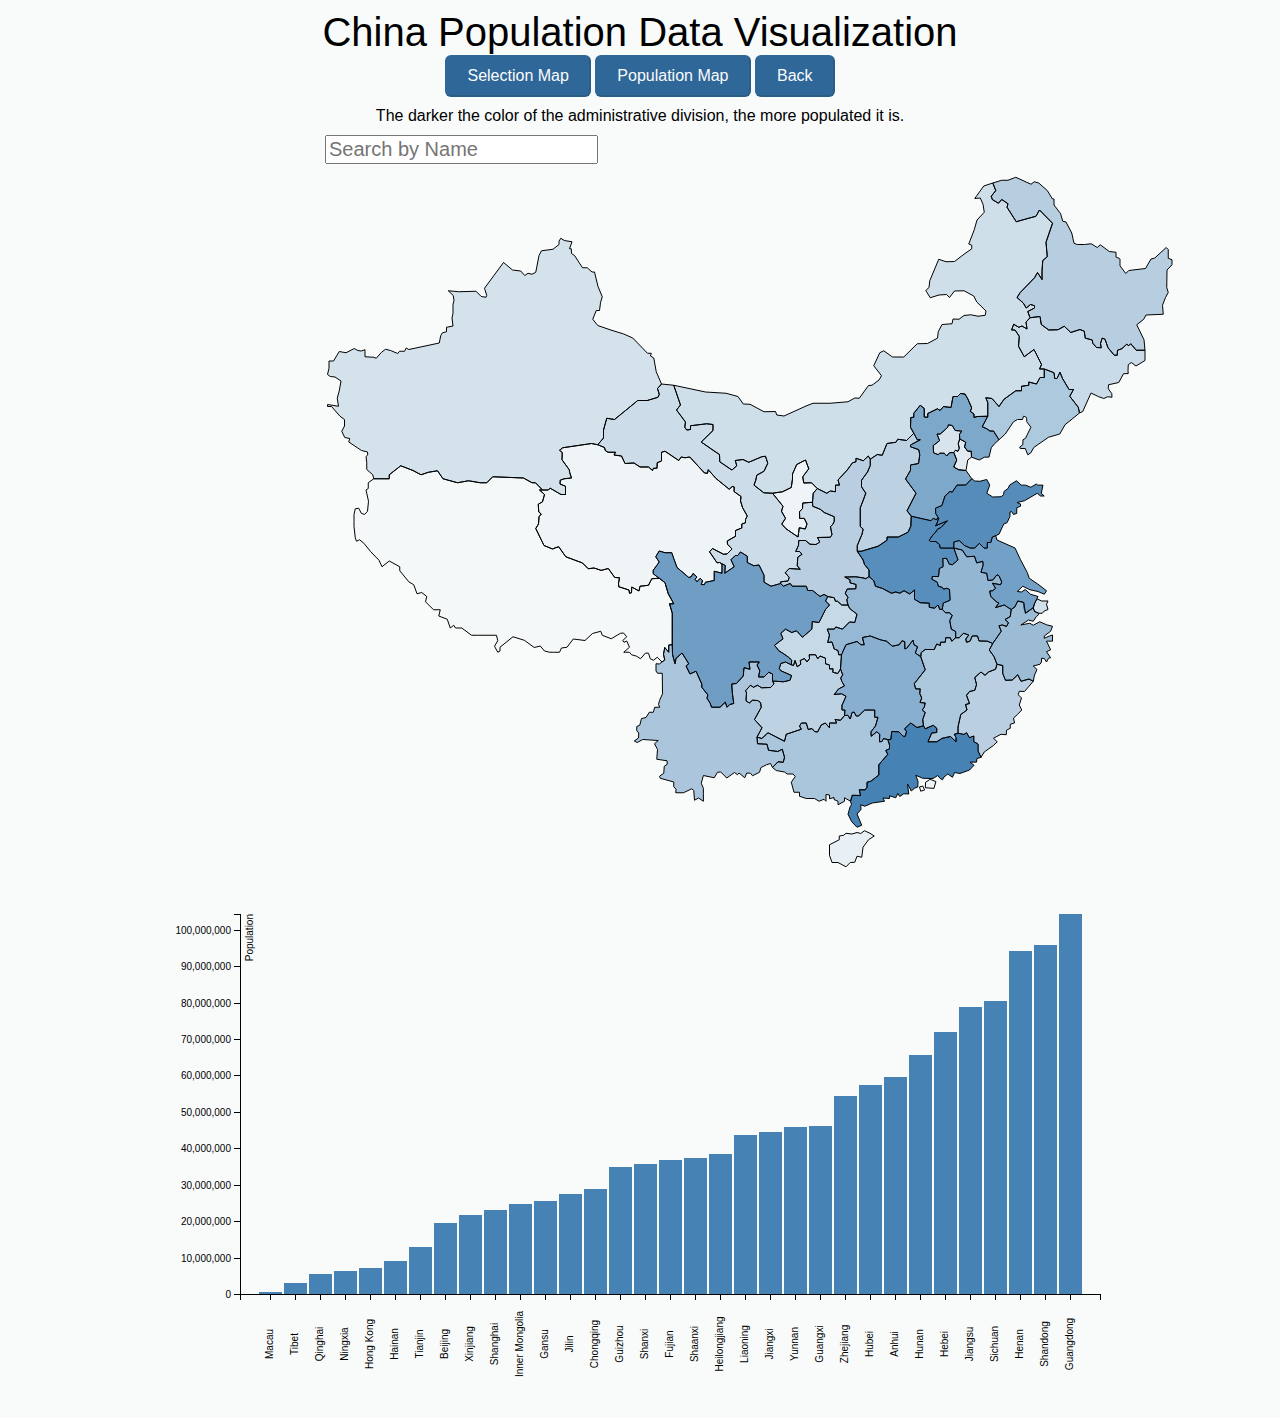
<file: china/china.html>
<!DOCTYPE html>
<html>
  <head>
    <meta charset="utf-8">
    <meta name="viewport" content="width=device-width, initial-scale=1">
    <meta http-equiv="X-UA-Compatible" content="IE=edge">
    <link rel="icon" type="image/ico" href="../favicon.ico">
    <link rel="stylesheet" href="../style.css">
    <link rel="stylesheet" href="china.css">
    <title>China Population</title>
  </head>
  <body>
    <div class="china-map">
      <div class="mouse-info"><span class="mouse-title"></span></div>
      <div class="main-heading">
        <span class="main-heading__heading">China Population Data Visualization</span>
        <div class="">
          <button type="button" name="button" class="selection-map blue-button">Selection Map</button>
          <button type="button" name="button" class="population-map blue-button">Population Map</button>
          <a class="blue-button" href="../index.html">Back</a>
        </div>
      </div>
      <div class="description">
        The darker the color of the administrative division, the more populated it is.
      </div>
      <div class="map">
        <div class="info">
          <input class="map-search" type="text" name="" value="" placeholder="Search by Name">
          <div class="english-name"><span class="title"></span><span class="data"></span></div>
          <div class="pinyin"><span class="title"></span><span class="data"></span></div>
          <div class="simplified-chinese"><span class="title"></span><span class="data"></span></div>
          <div class="english-capital-city"><span class="title"></span><span class="data"></span></div>
          <div class="population"><span class="title"></span><span class="data"></span></div>
        </div>
        <div class="map__container">
          <div class="root"></div>
        </div>
      </div>
    </div>
    <div class="china-population">
      <div class="graphs">
        <svg class="chart" width="960" height="500"></svg>
      </div>
    </div>
    <script src="../d3.min.js"></script>
    <script src="china.js"></script>
  </body>
</html>
</file>
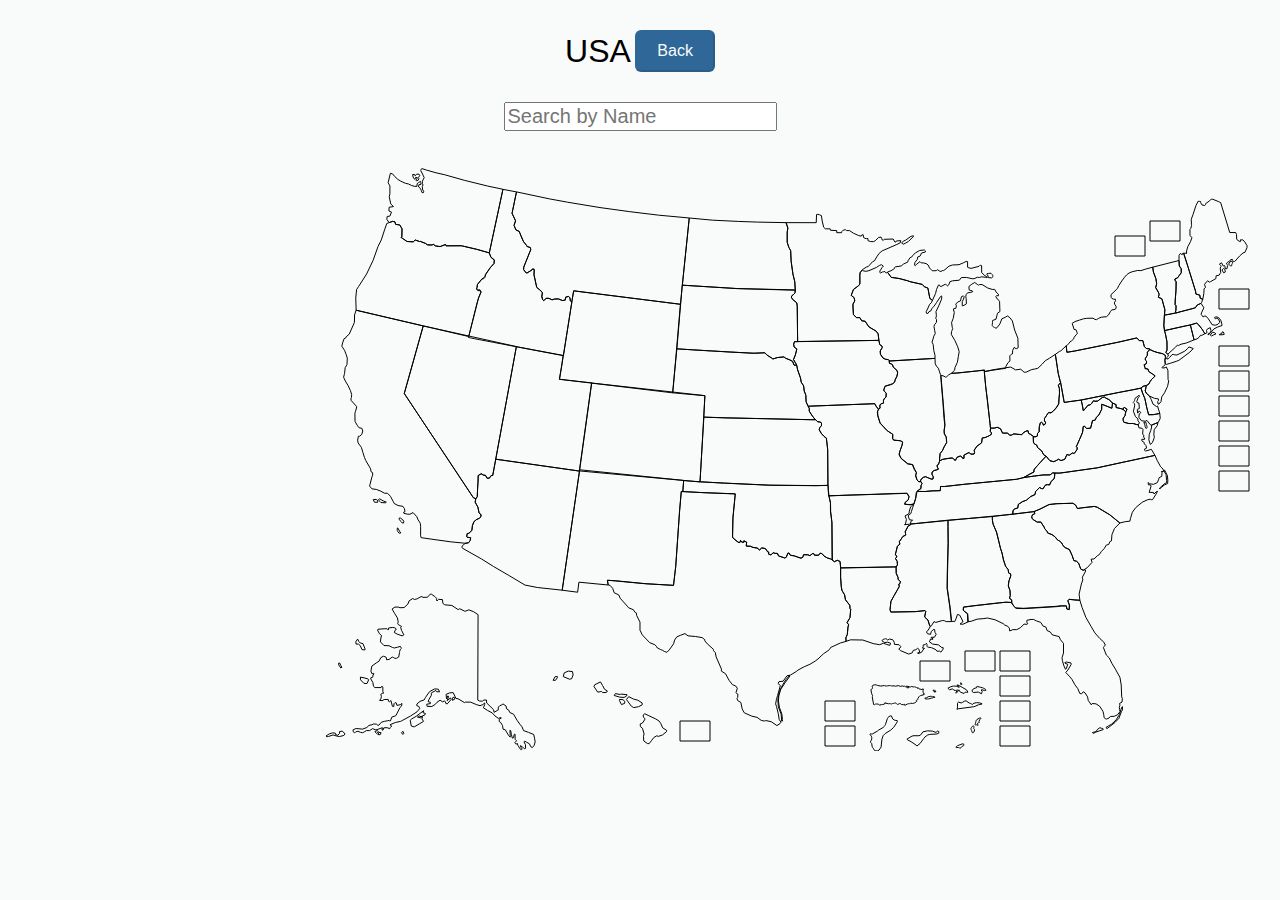
<file: usa/usa.html>
<!DOCTYPE html>
<html>
  <head>
    <meta charset="utf-8">
    <meta name="viewport" content="width=device-width, initial-scale=1">
    <meta http-equiv="X-UA-Compatible" content="IE=edge">
    <link rel="icon" type="image/ico" href="../favicon.ico">
    <link rel="stylesheet" href="../style.css">
    <link rel="stylesheet" href="../shared.css">
    <link rel="stylesheet" href="usa.css">
    <title>USA</title>
  </head>
  <body>
    <div class="usa-map">
      <div class="mouse-info"><span class="mouse-title"></span></div>
      <div class="spacer"></div>
      <div class="main-heading">
        <span class="main-heading__heading">USA</span>
        <a class="blue-button" href="../index.html">Back</a>
      </div>
      <div class="spacer"></div>
      <div class="map">
        <div class="info">
          <input class="map-search" type="text" name="" value="" placeholder="Search by Name">
          <div class="english-name"><span class="title"></span><span class="data"></span></div>
          <div class="pinyin"><span class="title"></span><span class="data"></span></div>
          <div class="simplified-chinese"><span class="title"></span><span class="data"></span></div>
          <div class="english-capital-city"><span class="title"></span><span class="data"></span></div>
          <div class="population"><span class="title"></span><span class="data"></span></div>
        </div>
        <div class="map__container">
          <div class="root"></div>
        </div>
      </div>
    </div>
    <script src="../d3.min.js"></script>
    <script src="usa.js"></script>
  </body>
</html>
</file>
<file: style.css>
body {
  width: 100%;
  margin: 0;
  padding: 0;
  font-family: sans-serif;
  background-color: rgb(249, 251, 251);
}

.homepage {
  text-align: center;
}

.homepage h1 {
  display: inline-block;
}

.homepage nav {
  display: inline-block;
}

.homepage nav ul {
  margin: 0;
  padding: 0;
  list-style-type: none;
}

.homepage nav ul li {
  margin: 10px 0;
}

.homepage .website a {
  display: inline-block;
}

/* steelblue is #4682b4 */
.blue-button {
  display: block;
  text-align: center;
  padding: 10px 20px;
  cursor: pointer;
  border-radius: 6px;
  border-style: outset;
  border-width: 2px;
  border-left-color: transparent;
  border-top-color: transparent;
  border-right-color: #4697da; 
  border-bottom-color: #4697da;
  background-color: #2e6798;
  color: rgb(251, 251, 252);
  user-select: none;
  text-decoration: none;
}

.blue-button:hover,
.blue-button:focus {
  background-color: #4697da;
}

.blue-button:active {
  border-style: inset;
  border-left-color: rgb(11, 31, 64);
  border-top-color: rgb(11, 31, 64);
  border-right-color: rgb(27, 76, 159);
  border-bottom-color: rgb(27, 76, 159);
}
</file>
<file: china/china.css>
.main-heading {
  padding: 10px 20px;
  text-align: center;
}

.main-heading .blue-button {
  display: inline-block;
  vertical-align: middle;
  font-size: 16px;
}

.main-heading__heading {
  display: inline-block;
  font-size: 40px;
  vertical-align: middle;
}

.description {
  padding: 0 20px 10px 20px;
  text-align: center;
}

.map {
  display: block;
  width: 100%;
}

.map__container {
  display: block;
  width: 50%;
  vertical-align: top;
  margin: 0 auto;
}

.root {
  position: relative;
  height: 700px;
}

.map svg {
  position: absolute;
  left: 0;
  top: 0;
}

path:hover {
  fill: #4682b4;
  cursor: pointer;
  fill-opacity: 1;
}

.info {
  display: block;
  width: 50%;
  vertical-align: top;
  padding: 0px 20px;
  margin: 0 auto;
}

.map-search {
  font-size: 20px;
  margin: 0 5px 10px;
}

.english-name {
  font-size: 20px;
}

.pinyin {
  font-size: 20px;
}

.simplified-chinese {
  font-size: 48px;
}

.english-capital-city {
  font-size: 20px;
}

.population {
  font-size: 20px;
}

.china-map {
  position: relative;
}

.chart {
  display: inline-block;
}

.mouse-info {
  position: absolute;
}

.mouse-title {
  position: relative;
  z-index: 10;
  background-color: #fff;
  border: 1px solid black;
  padding: 10px;
  display: none;
}

.graphs {
  padding: 20px;
  text-align: center;
}

/*D3 Start*/
.bar {
  fill: steelblue;
  cursor: pointer;
}

.bar:hover {
  fill: grey;
}

.axis text {
  font: 10px sans-serif;
  fill: black;
}

.axis path,
.axis line {
  fill: none;
  stroke: #000;
  shape-rendering: crispEdges;
}

.x.axis path {
  display: none;
}
/*D3 End*/
</file>
<file: shared.css>
.main-heading {
  padding: 10px 20px;
  text-align: center;
}

.main-heading a {
  display: inline-block;
  vertical-align: middle;
}

.spacer {
  height: 20px;
  width: 100%;
}

.main-heading__heading {
  display: inline-block;
  font-size: 32px;
  vertical-align: middle;
}

.description {
  padding: 0 20px 10px 20px;
}

.map {
  display: block;
  width: 100%;
  margin: 0 auto;
}

.map__container {
  display: block;
  width: 50%;
  vertical-align: top;
  margin: 0 auto;
}

.root {
  position: relative;
  height: 700px;
}

.map svg {
  position: absolute;
  left: 0;
  top: 0;
}

path:hover {
  fill: #4682b4;
  cursor: pointer;
  fill-opacity: 1;
}

/* path[data-english-name="Central"] {
  fill: #cc3333;
} */

path[data-english-name="Central"]:hover {
  fill: #4682b4;
  cursor: pointer;
  fill-opacity: 1;
}

.info {
  display: block;
  width: 50%;
  vertical-align: top;
  padding: 0 0 20px 0;
  margin: 0 auto;
  text-align: center;
}

.map-search {
  font-size: 20px;
  margin: 0 0 10px 0;
}

.english-name {
  font-size: 24px;
}

.pinyin {
  font-size: 20px;
}

.simplified-chinese {
  font-size: 48px;
}

.english-capital-city {
  font-size: 20px;
}

.population {
  font-size: 20px;
}

.china-map {
  position: relative;
}

.mouse-info {
  position: absolute;
}

.mouse-title {
  position: relative;
  z-index: 10;
  background-color: #fff;
  border: 1px solid black;
  padding: 10px;
  display: none;
}

.graphs {
  padding: 20px;
}
</file>
<file: usa/usa.css>
.usa-map {
  position: relative;
}
</file>
